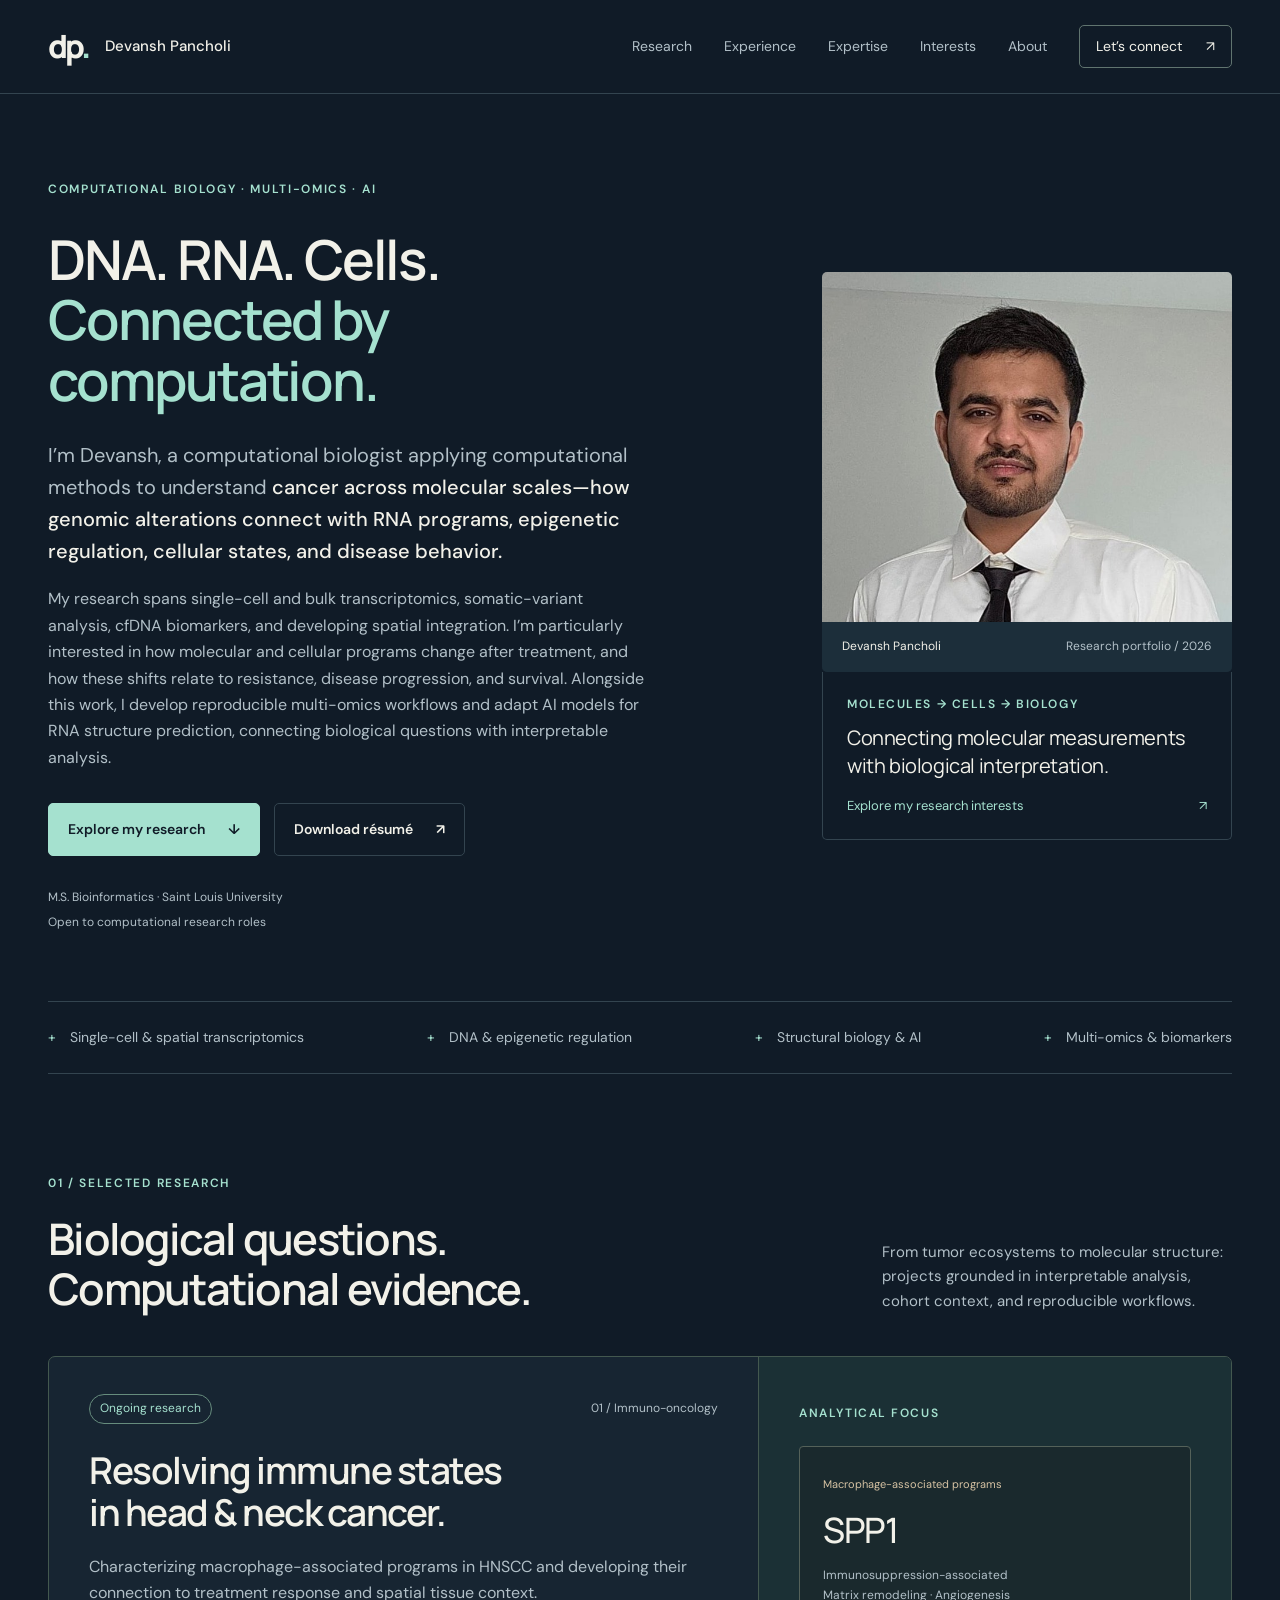
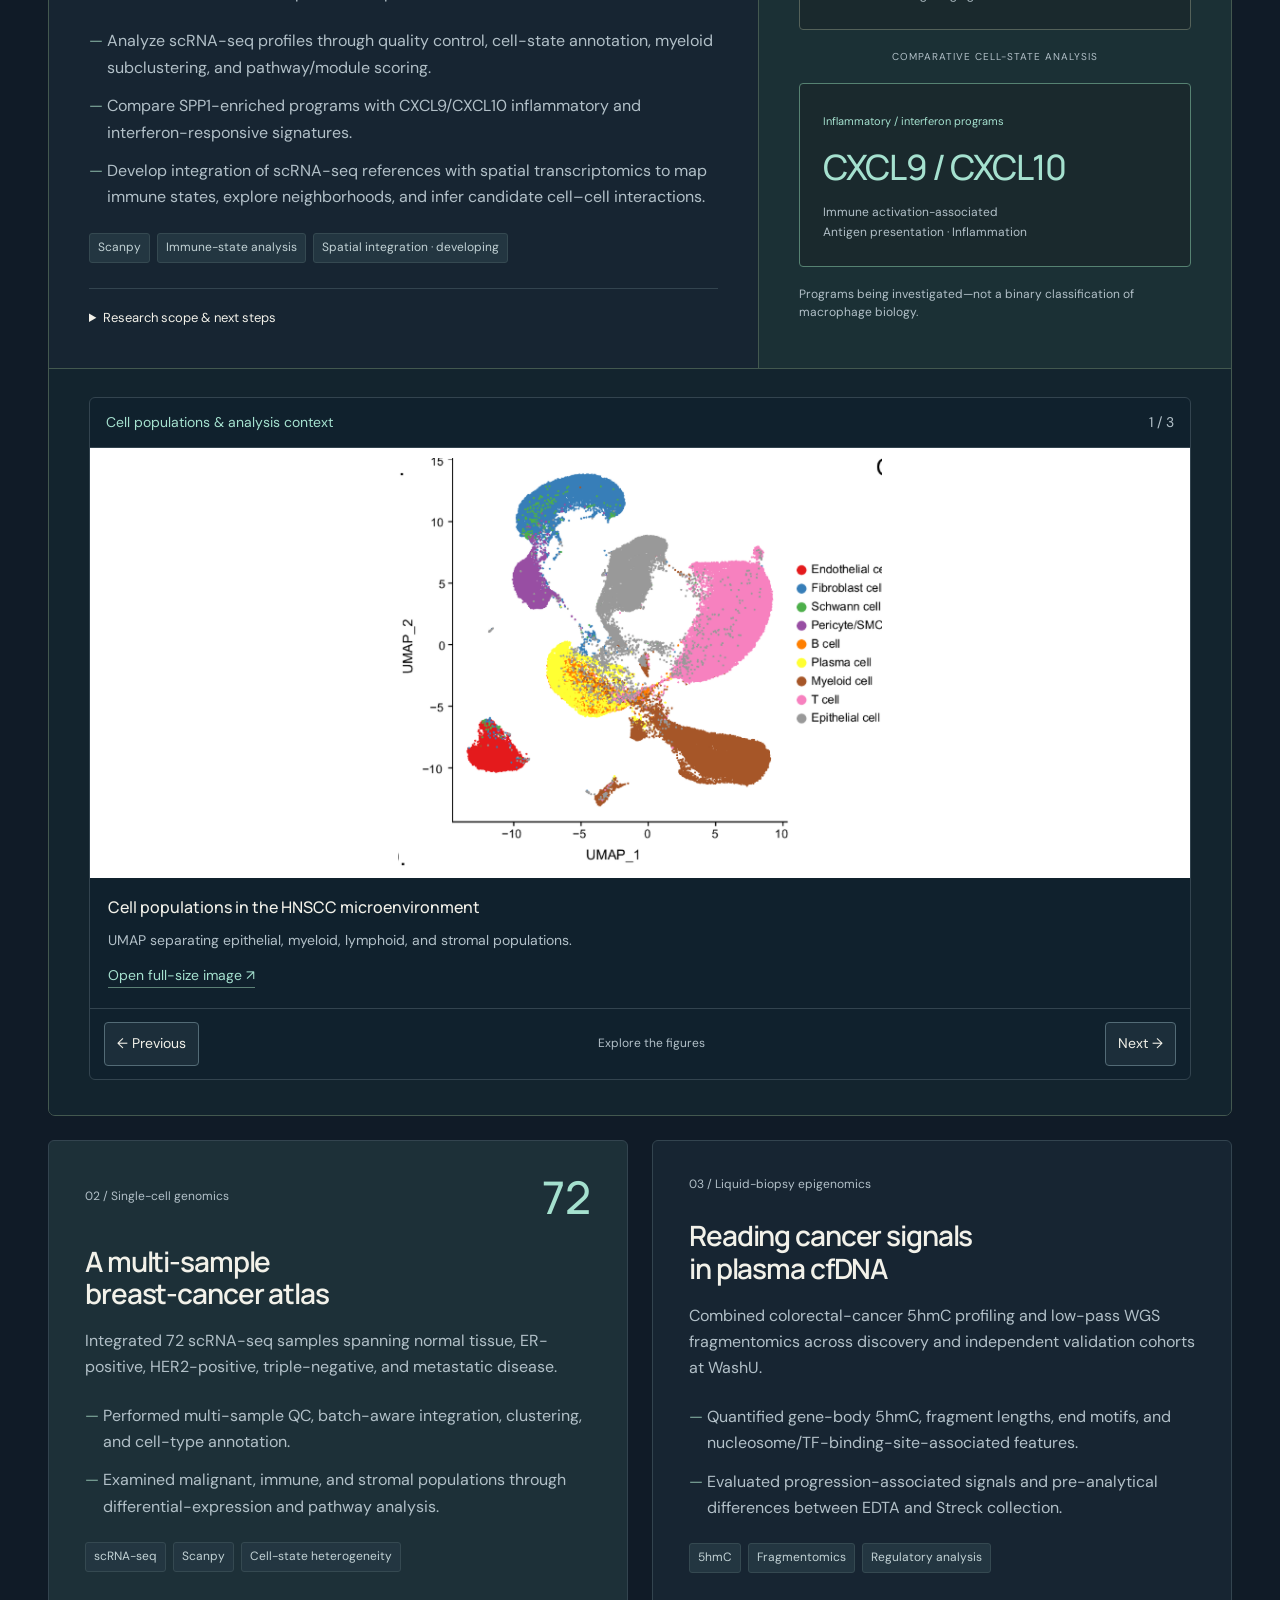
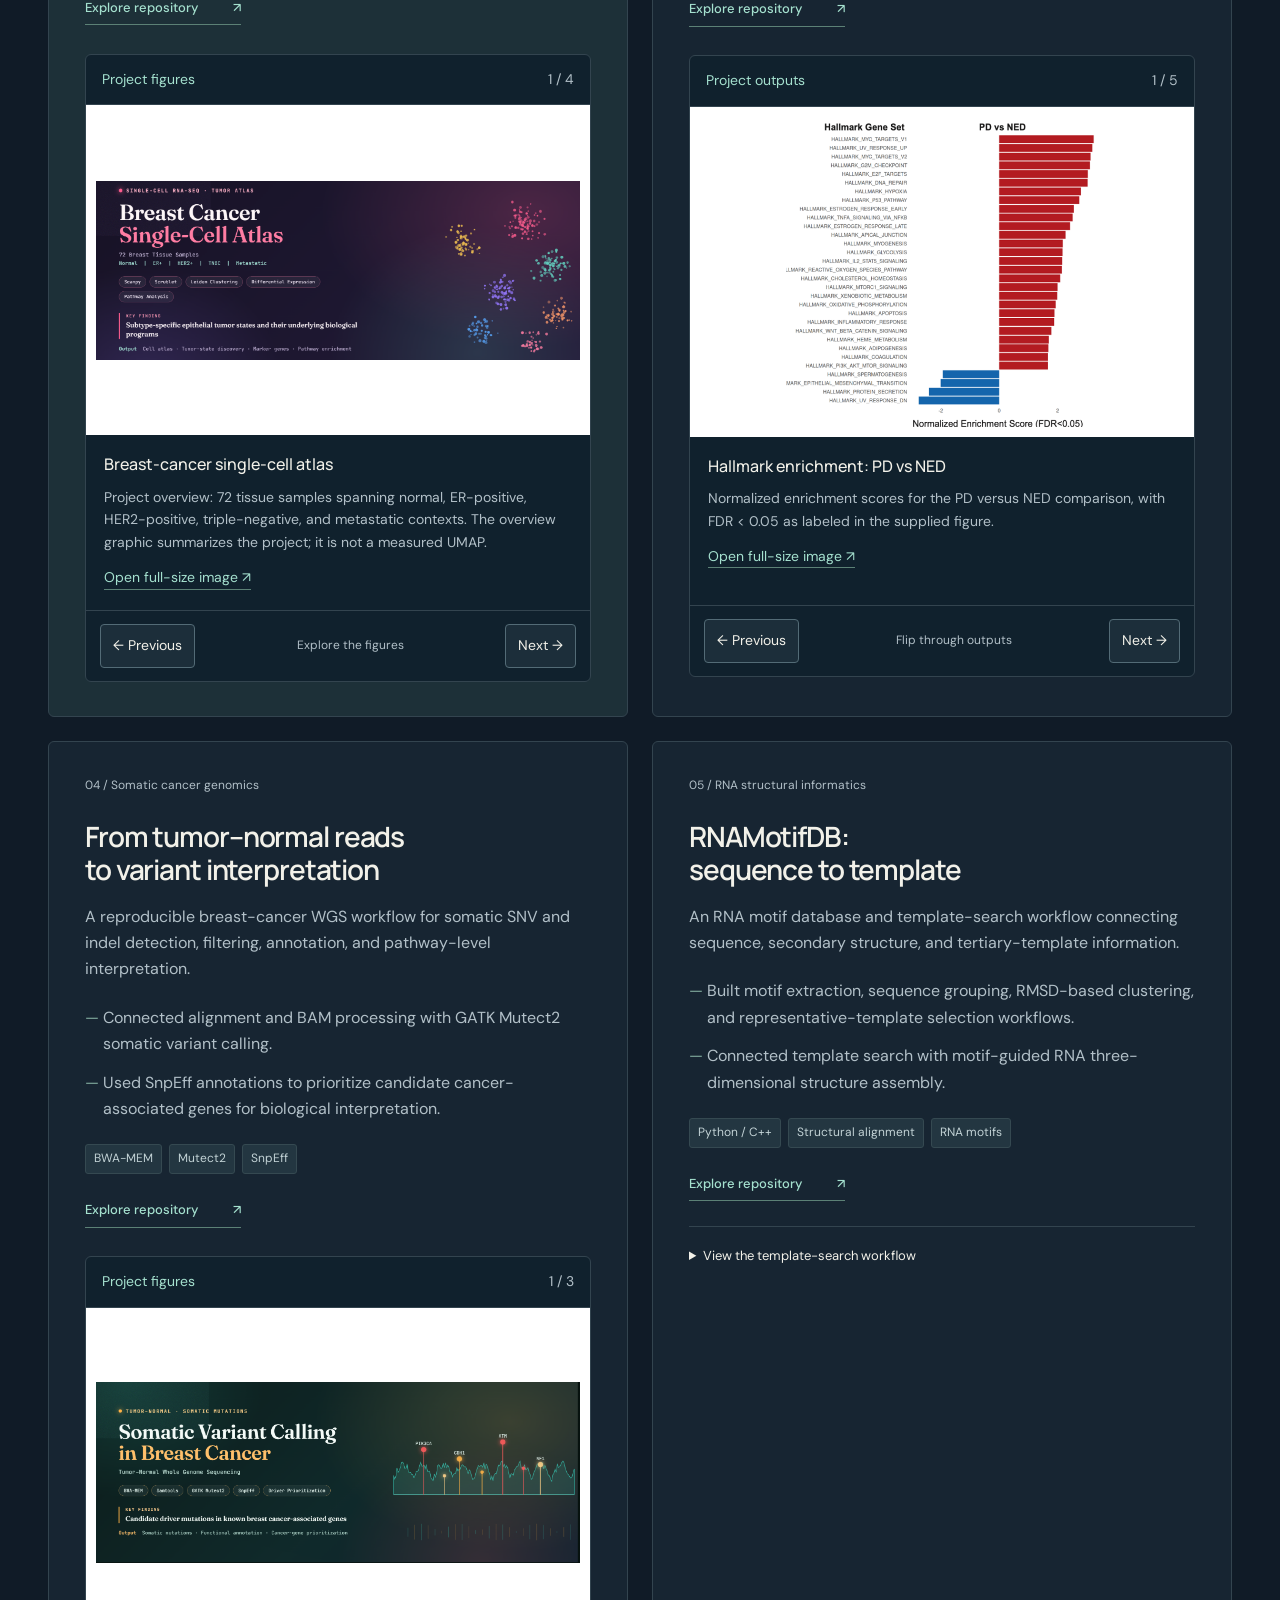
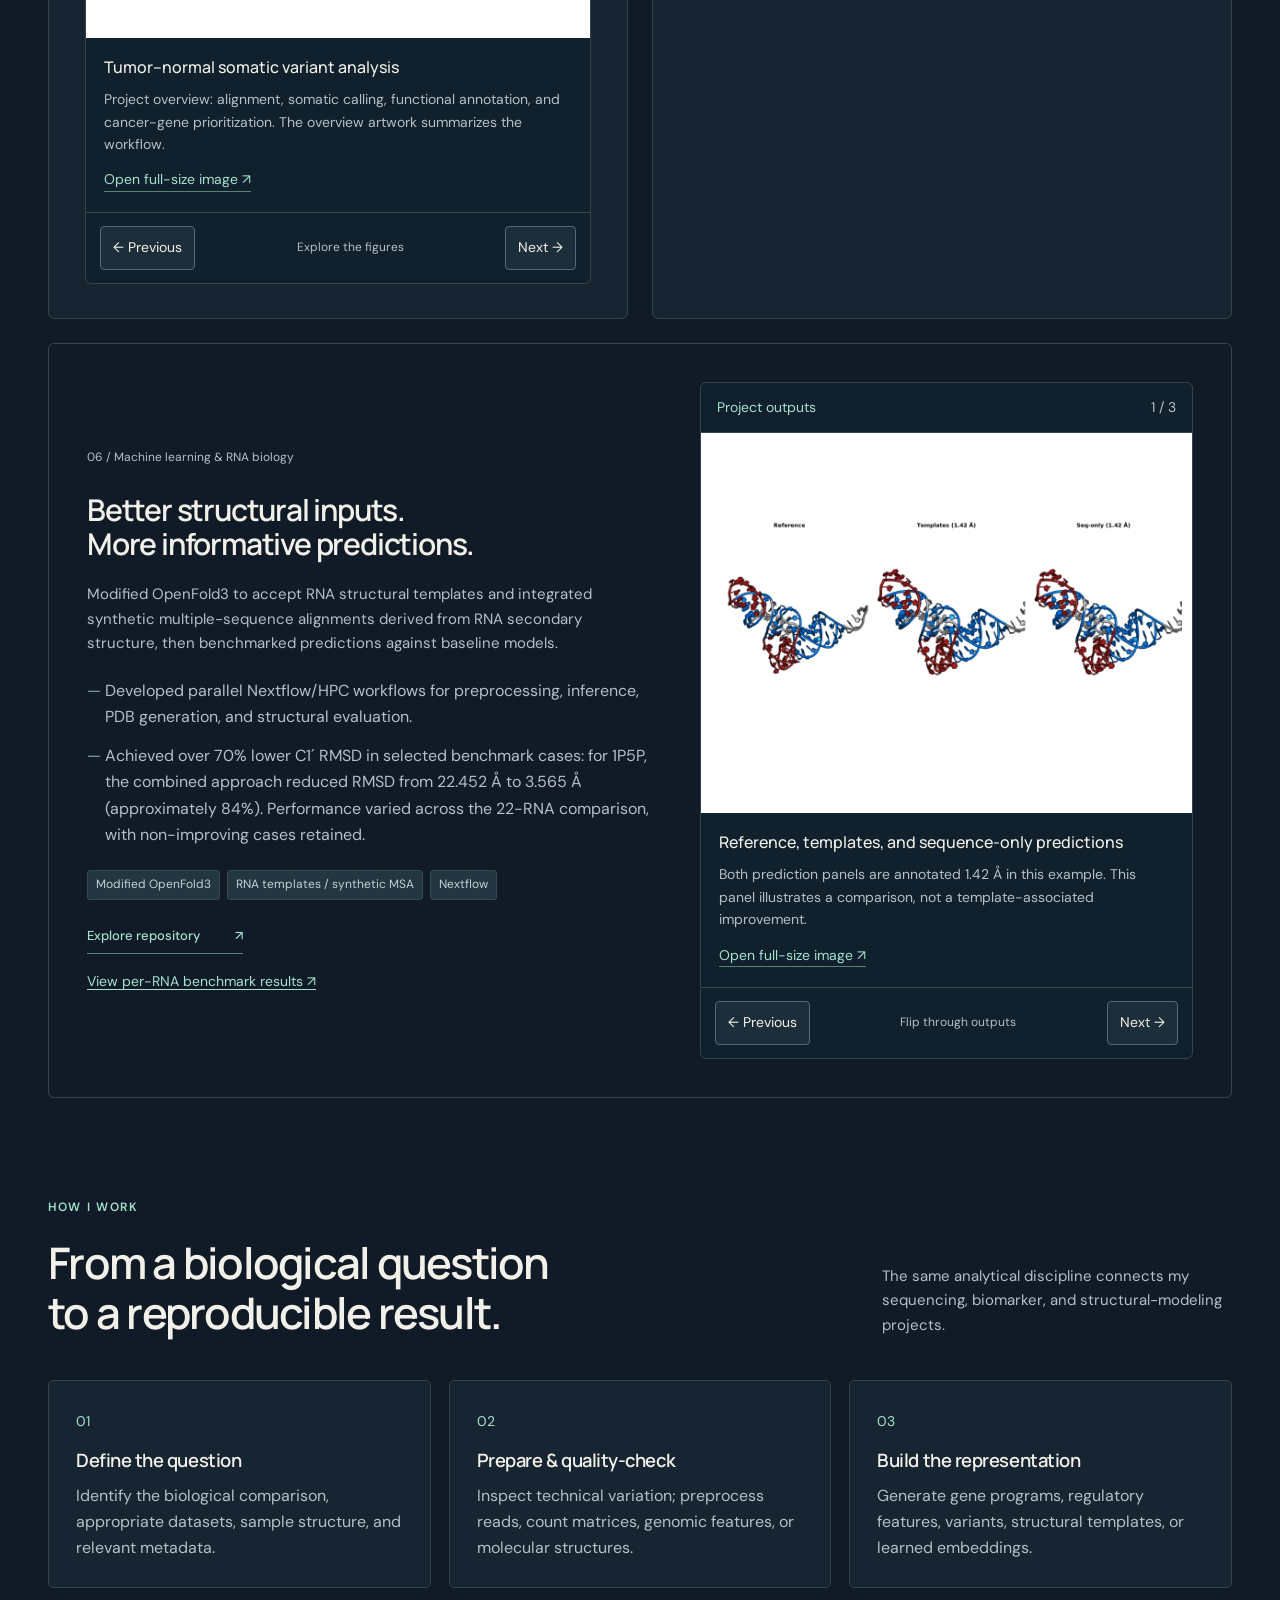
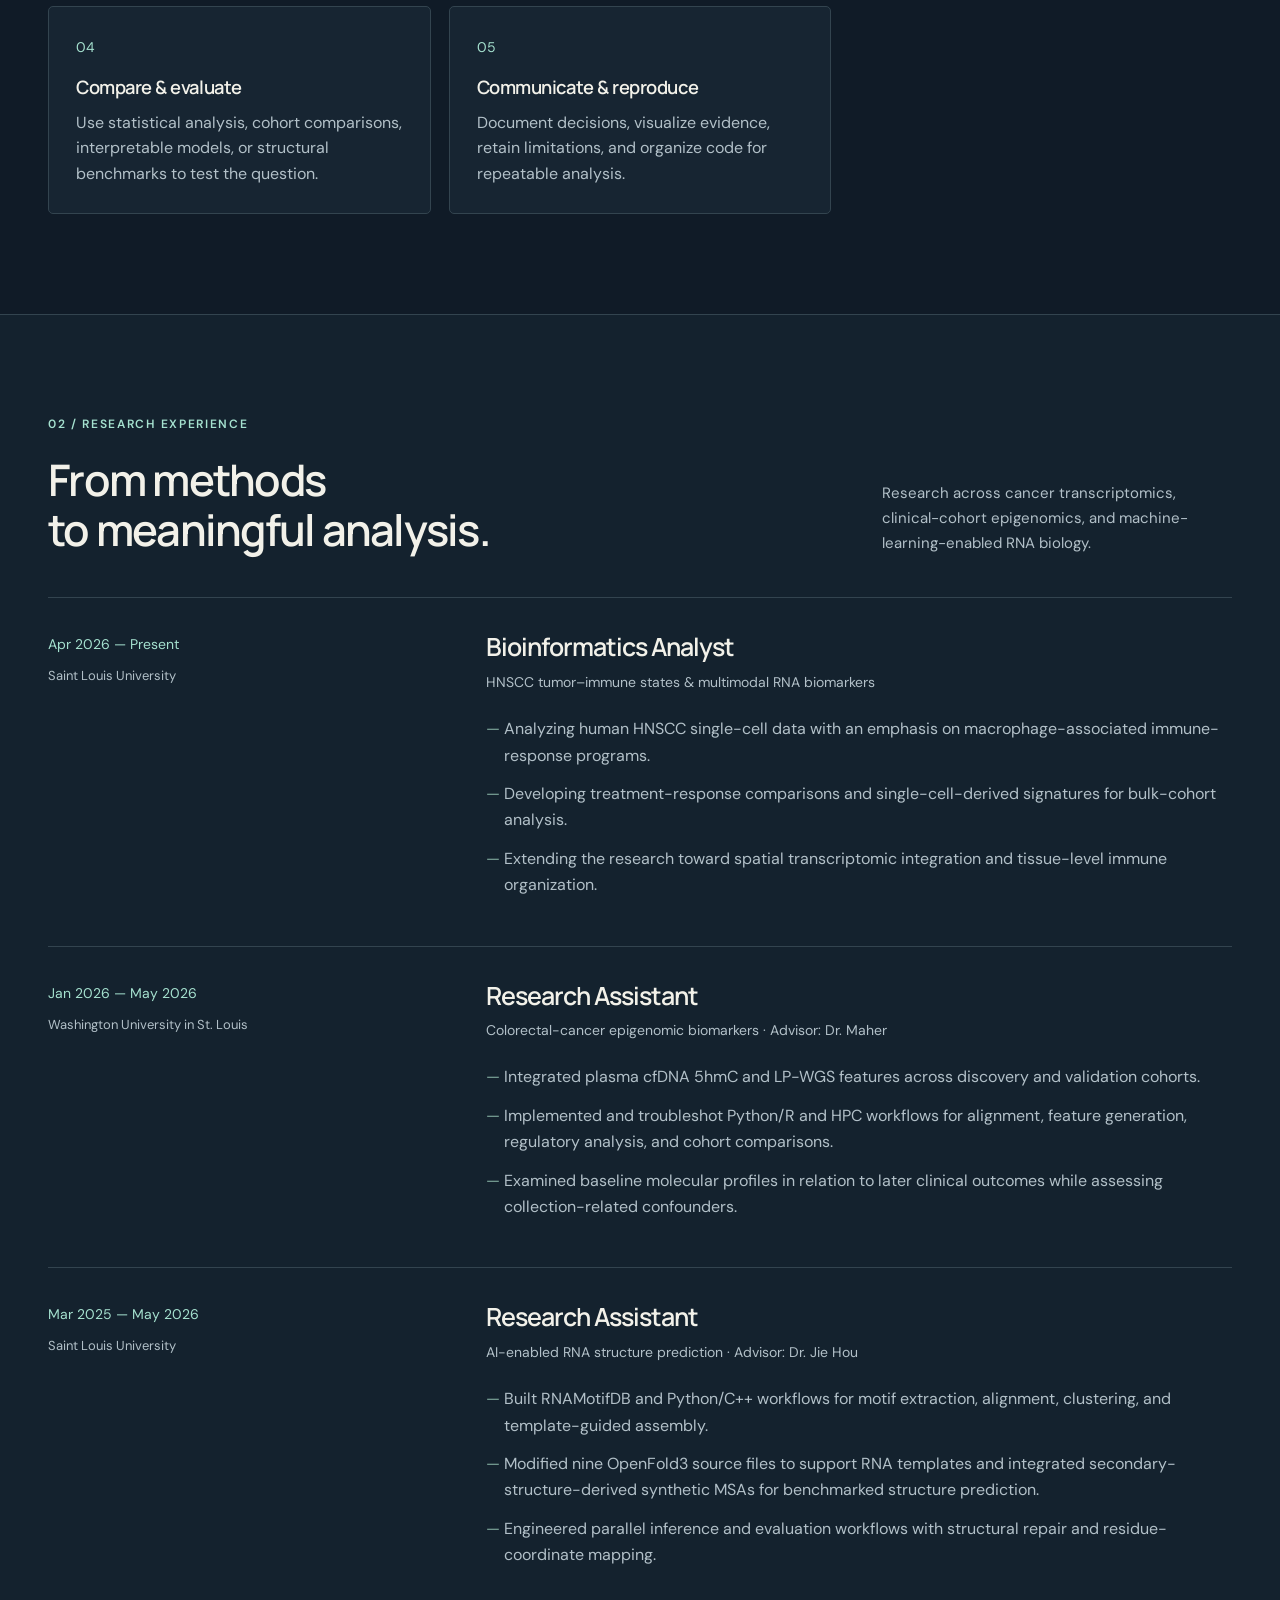
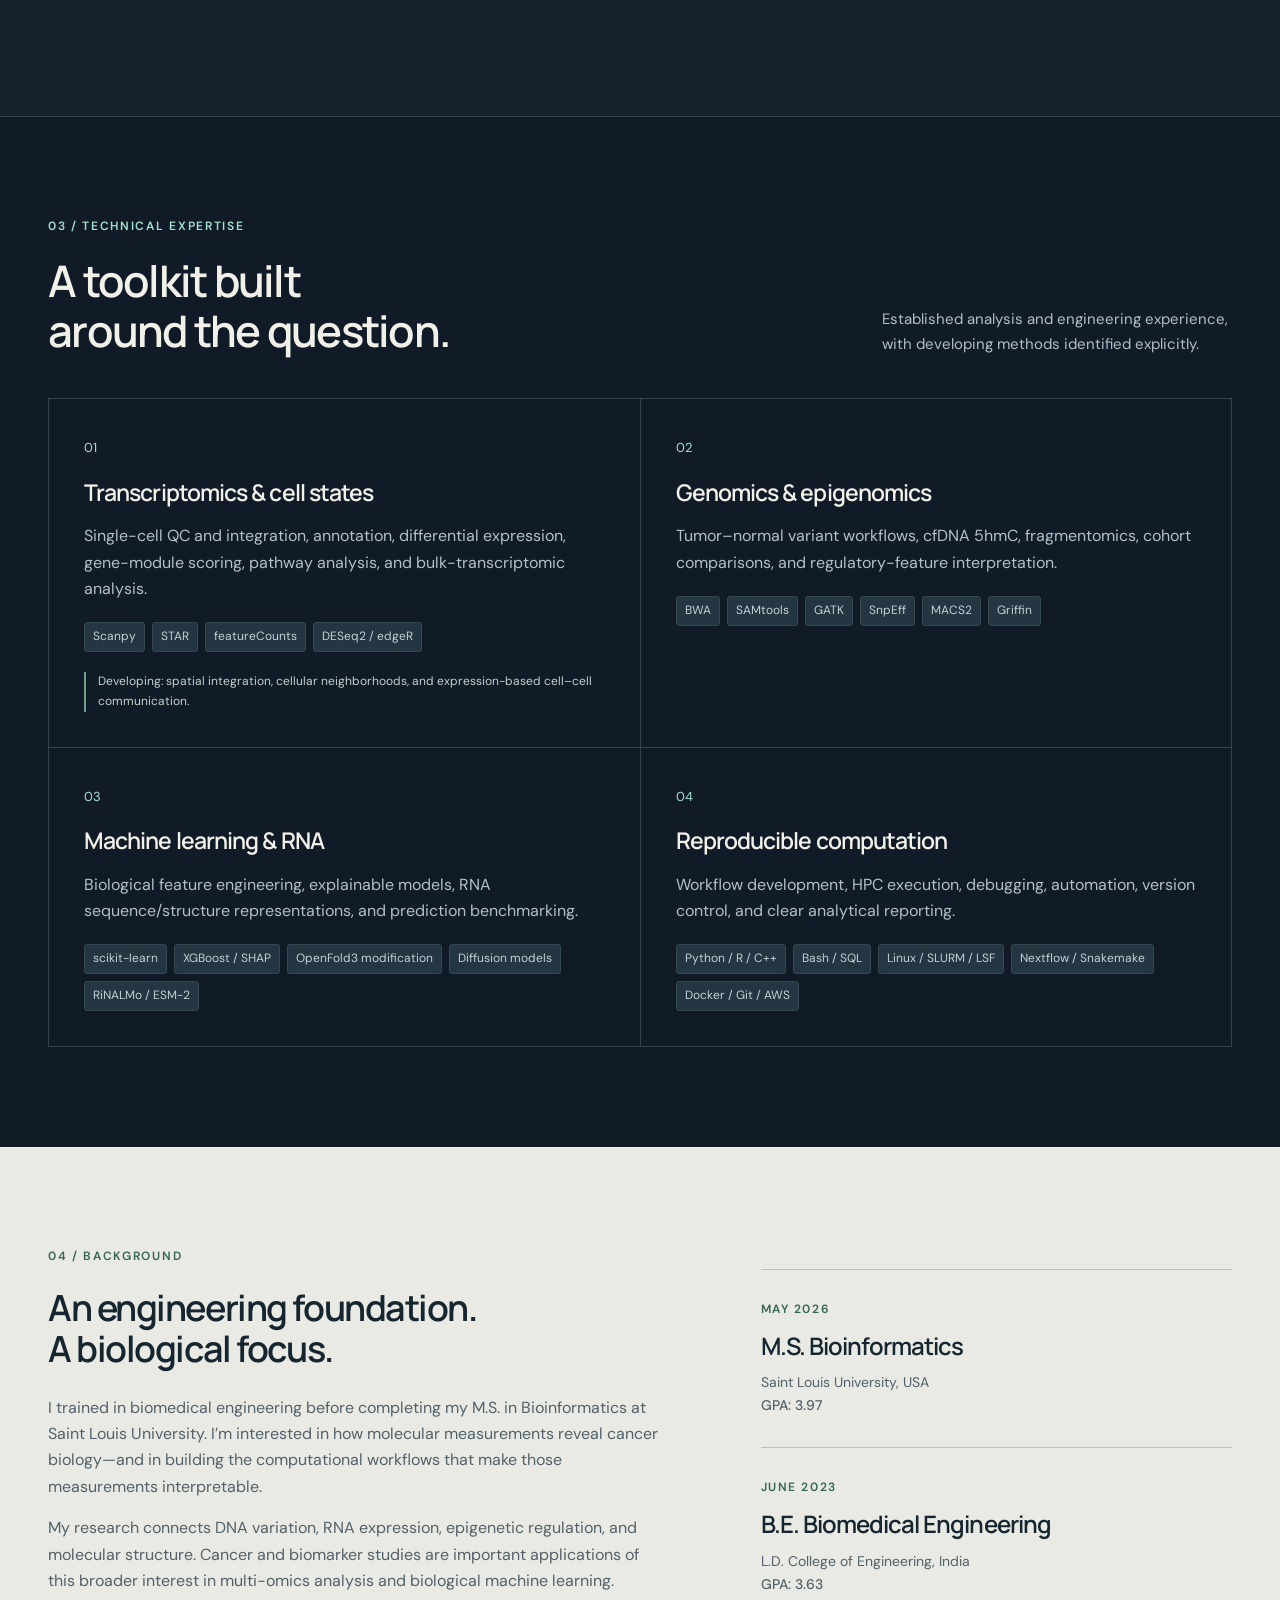
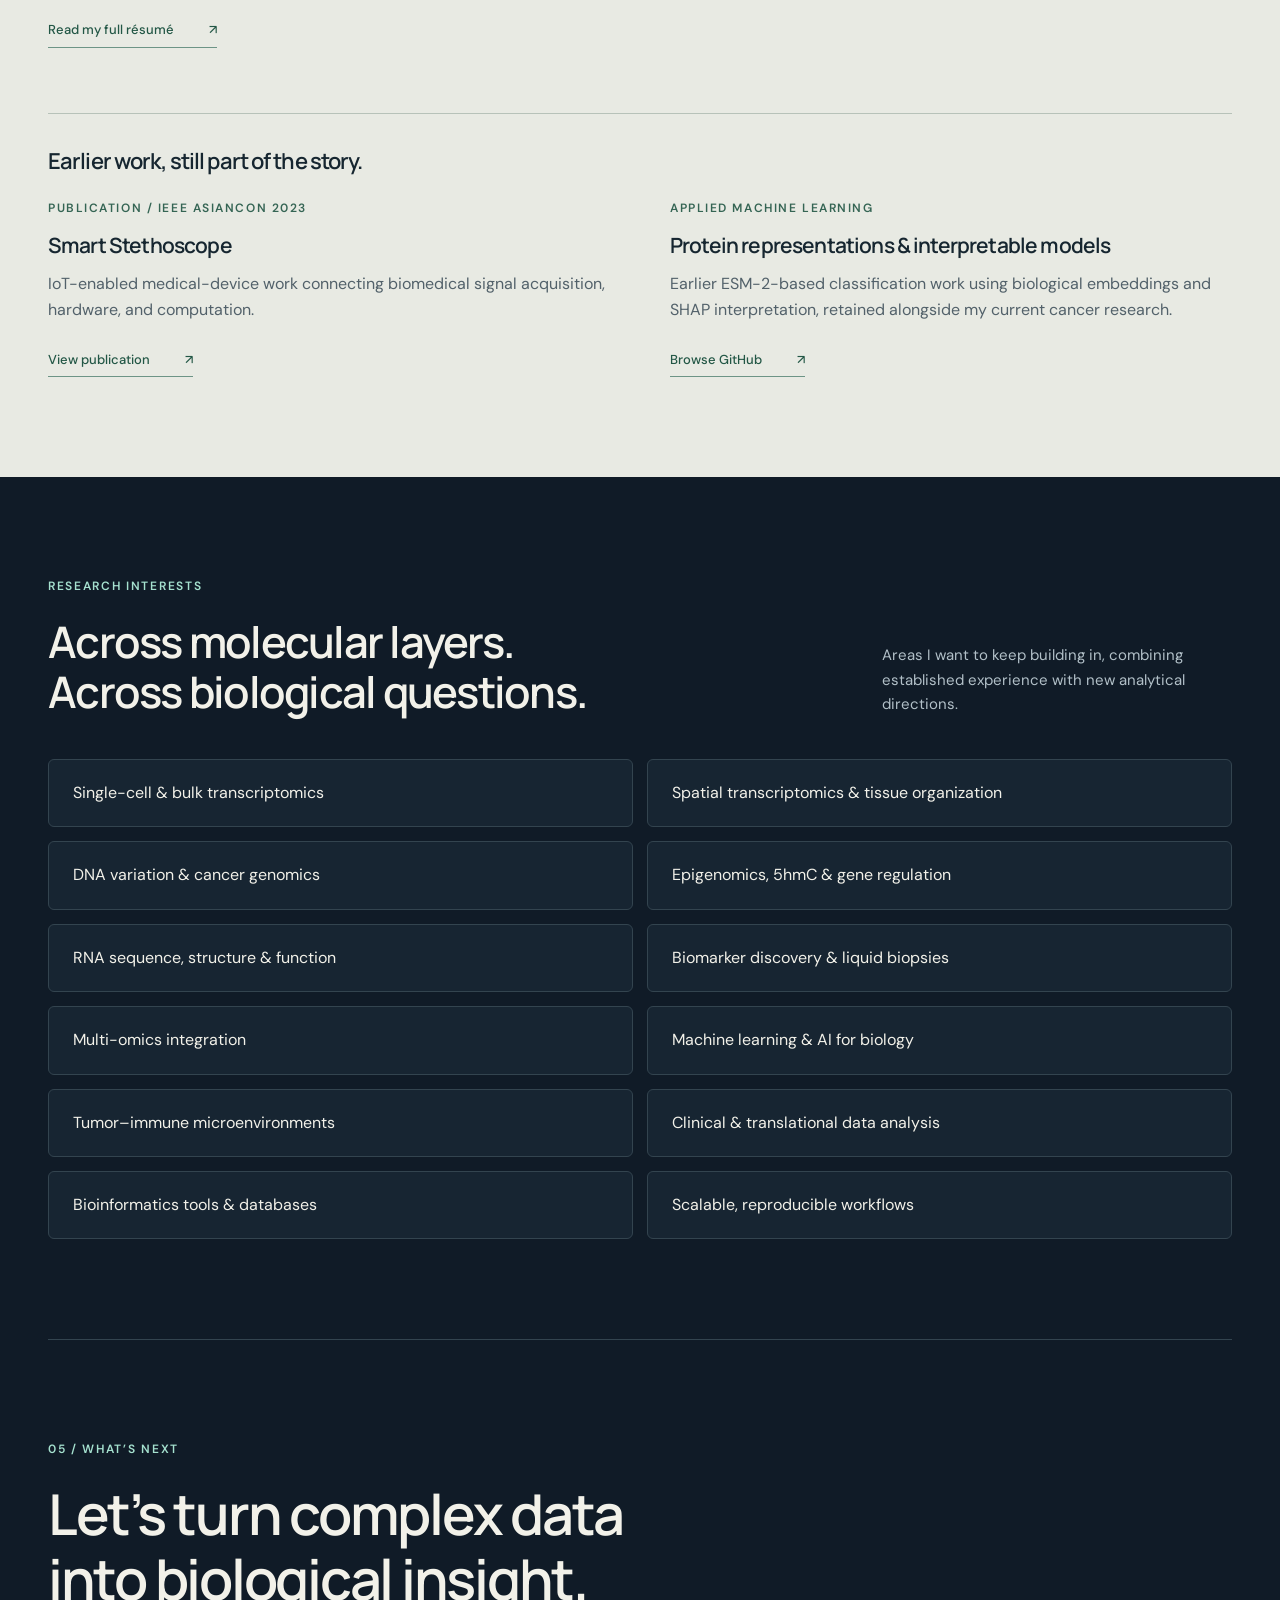
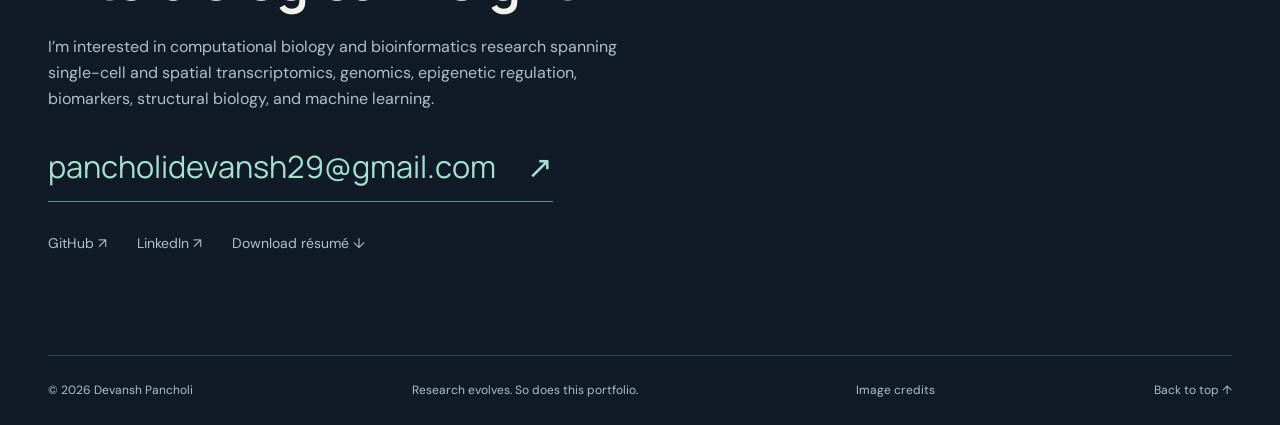
<file: index.html>
<!doctype html>
<html lang="en">
<head>
  <meta charset="utf-8">
  <meta name="viewport" content="width=device-width, initial-scale=1">
  <title>Devansh Pancholi | Computational Biology, Multi-omics & AI</title>
  <meta name="description" content="Devansh Pancholi, computational biologist working across DNA and RNA analysis, single-cell and spatial transcriptomics, epigenomics, structural biology, biomarkers, and machine learning.">
  <meta name="theme-color" content="#101b27">
  <meta property="og:title" content="Devansh Pancholi — Computational Biology">
  <meta property="og:description" content="Connecting DNA, RNA, epigenetic regulation and molecular structure through multi-omics analysis and biological machine learning.">
  <meta property="og:type" content="website">
  <link rel="icon" href="assets/favicon.svg" type="image/svg+xml">
  <link rel="stylesheet" href="styles.css">
  <script src="script.js" defer></script>
</head>
<body>
<a class="skip" href="#main">Skip to content</a>
<header class="site-header">
  <a class="brand" href="#home" aria-label="Devansh Pancholi, home"><span class="brand-mark">dp<span>.</span></span><span class="brand-name">Devansh Pancholi</span></a>
  <button class="menu-toggle" type="button" aria-expanded="false" aria-controls="navigation">Menu <span aria-hidden="true">+</span></button>
  <nav id="navigation" aria-label="Main navigation"><a href="#research">Research</a><a href="#experience">Experience</a><a href="#expertise">Expertise</a><a href="#interests">Interests</a><a href="#about">About</a><a class="nav-contact" href="#contact">Let’s connect <span aria-hidden="true">↗</span></a></nav>
</header>
<main id="main">
<section class="hero container" id="home" aria-labelledby="hero-title">
  <div class="hero-copy">
    <p class="eyebrow">Computational biology · Multi-omics · AI</p>
    <h1 id="hero-title">DNA. RNA. Cells.<br><em>Connected by computation.</em></h1>
    <p class="hero-intro">I’m Devansh, a computational biologist applying computational methods to understand <strong>cancer across molecular scales—how genomic alterations connect with RNA programs, epigenetic regulation, cellular states, and disease behavior.</strong></p>
    <p class="hero-description">My research spans single-cell and bulk transcriptomics, somatic-variant analysis, cfDNA biomarkers, and developing spatial integration. I’m particularly interested in how molecular and cellular programs change after treatment, and how these shifts relate to resistance, disease progression, and survival. Alongside this work, I develop reproducible multi-omics workflows and adapt AI models for RNA structure prediction, connecting biological questions with interpretable analysis.</p>
    <div class="actions"><a class="button primary" href="#research">Explore my research <span aria-hidden="true">↓</span></a><a class="button secondary" href="assets/Devansh_Pancholi_Resume.pdf" download>Download résumé <span aria-hidden="true">↗</span></a></div>
    <div class="hero-footnote"><span>M.S. Bioinformatics · Saint Louis University</span><span>Open to computational research roles</span></div>
  </div>
  <aside class="hero-aside" aria-label="Profile and research focus">
    <div class="portrait-frame"><img src="assets/devansh_profile.jpg" alt="Devansh Pancholi" width="460" height="510" fetchpriority="high"><div class="portrait-caption"><span>Devansh Pancholi</span><span>Research portfolio / 2026</span></div></div>
    <div class="focus-note"><span class="mono-label">MOLECULES → CELLS → BIOLOGY</span><p>Connecting molecular measurements with biological interpretation.</p><a href="#interests">Explore my research interests <span aria-hidden="true">↗</span></a></div>
  </aside>
</section>
<div class="research-strip container" aria-label="Research areas"><span>Single-cell & spatial transcriptomics</span><span>DNA & epigenetic regulation</span><span>Structural biology & AI</span><span>Multi-omics & biomarkers</span></div>

<section class="section container" id="research" aria-labelledby="research-title">
  <div class="section-heading"><div><p class="eyebrow">01 / Selected research</p><h2 id="research-title">Biological questions.<br>Computational evidence.</h2></div><p>From tumor ecosystems to molecular structure: projects grounded in interpretable analysis, cohort context, and reproducible workflows.</p></div>
  <article class="featured-project" id="hnscc">
    <div class="project-main"><div class="project-meta"><span class="pill">Ongoing research</span><span>01 / Immuno-oncology</span></div><h3>Resolving immune states<br>in head & neck cancer.</h3><p class="project-lead">Characterizing macrophage-associated programs in HNSCC and developing their connection to treatment response and spatial tissue context.</p><ul class="clean-list"><li>Analyze scRNA-seq profiles through quality control, cell-state annotation, myeloid subclustering, and pathway/module scoring.</li><li>Compare SPP1-enriched programs with CXCL9/CXCL10 inflammatory and interferon-responsive signatures.</li><li>Develop integration of scRNA-seq references with spatial transcriptomics to map immune states, explore neighborhoods, and infer candidate cell–cell interactions.</li></ul><div class="tags"><span>Scanpy</span><span>Immune-state analysis</span><span>Spatial integration · developing</span></div><details><summary>Research scope & next steps</summary><p>Ongoing extensions include treatment-versus-control comparisons, human–mouse ortholog mapping, independent-cohort evaluation, and projection into TCGA-HNSC bulk data. Further directions include exRNA detectability and LINCS/Connectivity Map perturbational signatures. These are research analyses and developing directions, not clinically validated biomarkers.</p><p>Cell-type interpretation depends on each dataset’s sampling design; immune-enriched datasets are analyzed as immune references rather than complete tumor ecosystems. Spatial proximity and expression-based communication estimates generate hypotheses, not proof of functional interaction.</p></details></div>
    <div class="project-concept"><span class="mono-label">ANALYTICAL FOCUS</span><div class="state-card"><span>Macrophage-associated programs</span><strong>SPP1</strong><p>Immunosuppression-associated<br>Matrix remodeling · Angiogenesis</p></div><div class="state-divider">Comparative cell-state analysis</div><div class="state-card immune"><span>Inflammatory / interferon programs</span><strong>CXCL9 / CXCL10</strong><p>Immune activation-associated<br>Antigen presentation · Inflammation</p></div><p class="concept-caption">Programs being investigated—not a binary classification of macrophage biology.</p></div>
  <div class="published-gallery compact-context"><section class="project-gallery" data-gallery aria-label="HNSCC cell populations and workflow" aria-roledescription="carousel"><div class="gallery-heading"><span>Cell populations & analysis context</span><span class="gallery-count" aria-live="polite"></span></div><div class="gallery-slides"><figure class="gallery-slide"><div class="gallery-image"><img src="assets/hnscc_cell_umap.png" alt="Cell populations in the HNSCC microenvironment" loading="lazy"></div><figcaption><strong>Cell populations in the HNSCC microenvironment</strong><p>UMAP separating epithelial, myeloid, lymphoid, and stromal populations.</p><a href="assets/hnscc_cell_umap.png" target="_blank" rel="noopener">Open full-size image ↗</a></figcaption></figure><figure class="gallery-slide"><div class="gallery-image"><img src="assets/hnscc_cell_composition.png" alt="Cell composition across study groups" loading="lazy"></div><figcaption><strong>Cell composition across study groups</strong><p>Relative group contributions within each cell lineage.</p><a href="assets/hnscc_cell_composition.png" target="_blank" rel="noopener">Open full-size image ↗</a></figcaption></figure><figure class="gallery-slide"><div class="gallery-image"><img src="assets/hnscc_sequencing_workflow.png" alt="Single-cell sequencing workflow" loading="lazy"></div><figcaption><strong>Single-cell sequencing workflow</strong><p>From isolated immune and non-immune cells to reverse transcription, amplification, and sequencing.</p><a href="assets/hnscc_sequencing_workflow.png" target="_blank" rel="noopener">Open full-size image ↗</a></figcaption></figure></div><div class="gallery-controls" hidden><button type="button" data-direction="-1" aria-label="Previous image in HNSCC cell populations and workflow">← Previous</button><span class="gallery-hint">Explore the figures</span><button type="button" data-direction="1" aria-label="Next image in HNSCC cell populations and workflow">Next →</button></div></section></div></article>

  <div class="project-grid">
    <article class="project-card atlas"><div class="project-meta"><span>02 / Single-cell genomics</span><span class="project-number">72</span></div><h3>A multi-sample<br>breast-cancer atlas</h3><p>Integrated 72 scRNA-seq samples spanning normal tissue, ER-positive, HER2-positive, triple-negative, and metastatic disease.</p><ul class="clean-list"><li>Performed multi-sample QC, batch-aware integration, clustering, and cell-type annotation.</li><li>Examined malignant, immune, and stromal populations through differential-expression and pathway analysis.</li></ul><div class="tags"><span>scRNA-seq</span><span>Scanpy</span><span>Cell-state heterogeneity</span></div><a class="text-link" href="https://github.com/Daark-Devil/SCRNA_Breast_Cancer_Atlas">Explore repository <span aria-hidden="true">↗</span></a><section class="project-gallery" data-gallery aria-label="Breast cancer atlas gallery" aria-roledescription="carousel"><div class="gallery-heading"><span>Project figures</span><span class="gallery-count" aria-live="polite"></span></div><div class="gallery-slides"><figure class="gallery-slide"><div class="gallery-image"><img src="assets/atlas_project_overview.png" alt="Breast-cancer single-cell atlas" loading="lazy"></div><figcaption><strong>Breast-cancer single-cell atlas</strong><p>Project overview: 72 tissue samples spanning normal, ER-positive, HER2-positive, triple-negative, and metastatic contexts. The overview graphic summarizes the project; it is not a measured UMAP.</p><a href="assets/atlas_project_overview.png" target="_blank" rel="noopener">Open full-size image ↗</a></figcaption></figure><figure class="gallery-slide"><div class="gallery-image"><img src="assets/atlas_marker_panel_1.png" alt="Cell-type marker expression — panel 1" loading="lazy"></div><figcaption><strong>Cell-type marker expression — panel 1</strong><p>Marker-expression review across the displayed epithelial, macrophage, fibroblast, and endothelial groups. Dot size represents the fraction of expressing cells; color represents mean expression.</p><a href="assets/atlas_marker_panel_1.png" target="_blank" rel="noopener">Open full-size image ↗</a></figcaption></figure><figure class="gallery-slide"><div class="gallery-image"><img src="assets/atlas_marker_panel_2.png" alt="Cell-type marker expression — panel 2" loading="lazy"></div><figcaption><strong>Cell-type marker expression — panel 2</strong><p>Marker-expression review including T-cell and myeloid programs. Compare canonical markers across groups to assess annotation consistency.</p><a href="assets/atlas_marker_panel_2.png" target="_blank" rel="noopener">Open full-size image ↗</a></figcaption></figure><figure class="gallery-slide"><div class="gallery-image"><img src="assets/atlas_marker_panel_3.png" alt="Cell-type marker expression — panel 3" loading="lazy"></div><figcaption><strong>Cell-type marker expression — panel 3</strong><p>Additional marker-expression panel for reviewing assigned cell labels. Mixed lineage-marker signals warrant follow-up before biological interpretation.</p><a href="assets/atlas_marker_panel_3.png" target="_blank" rel="noopener">Open full-size image ↗</a></figcaption></figure></div><div class="gallery-controls" hidden><button type="button" data-direction="-1" aria-label="Previous image in Breast cancer atlas gallery">← Previous</button><span class="gallery-hint">Explore the figures</span><button type="button" data-direction="1" aria-label="Next image in Breast cancer atlas gallery">Next →</button></div></section></article>
    <article class="project-card"><div class="project-meta"><span>03 / Liquid-biopsy epigenomics</span></div><h3>Reading cancer signals<br>in plasma cfDNA</h3><p>Combined colorectal-cancer 5hmC profiling and low-pass WGS fragmentomics across discovery and independent validation cohorts at WashU.</p><ul class="clean-list"><li>Quantified gene-body 5hmC, fragment lengths, end motifs, and nucleosome/TF-binding-site-associated features.</li><li>Evaluated progression-associated signals and pre-analytical differences between EDTA and Streck collection.</li></ul><div class="tags"><span>5hmC</span><span>Fragmentomics</span><span>Regulatory analysis</span></div><a class="text-link" href="https://github.com/Daark-Devil/Fragmentomics_Biomarker">Explore repository <span aria-hidden="true">↗</span></a><section class="project-gallery" data-gallery aria-label="cfDNA research gallery" aria-roledescription="carousel"><div class="gallery-heading"><span>Project outputs</span><span class="gallery-count" aria-live="polite"></span></div><div class="gallery-slides"><figure class="gallery-slide"><div class="gallery-image"><img src="assets/cfdna_hallmark_pd_ned.png" alt="Hallmark enrichment: PD vs NED" loading="lazy"></div><figcaption><strong>Hallmark enrichment: PD vs NED</strong><p>Normalized enrichment scores for the PD versus NED comparison, with FDR &lt; 0.05 as labeled in the supplied figure.</p><a href="assets/cfdna_hallmark_pd_ned.png" target="_blank" rel="noopener">Open full-size image ↗</a></figcaption></figure><figure class="gallery-slide"><div class="gallery-image"><img src="assets/cfdna_hallmark_crc_non_cancer.png" alt="Hallmark enrichment: CRC vs non-cancer" loading="lazy"></div><figcaption><strong>Hallmark enrichment: CRC vs non-cancer</strong><p>Pathway-level comparison grouped by biological process. The displayed significance threshold is FDR &lt; 0.05.</p><a href="assets/cfdna_hallmark_crc_non_cancer.png" target="_blank" rel="noopener">Open full-size image ↗</a></figcaption></figure><figure class="gallery-slide"><div class="gallery-image"><img src="assets/cfdna_cdx2_coverage.png" alt="Coverage around CDX2 sites" loading="lazy"></div><figcaption><strong>Coverage around CDX2 sites</strong><p>Coverage profiles for CRC (n = 66) and non-cancer (n = 147), as labeled in this figure. These counts apply to this panel’s analysis.</p><a href="assets/cfdna_cdx2_coverage.png" target="_blank" rel="noopener">Open full-size image ↗</a></figcaption></figure><figure class="gallery-slide"><div class="gallery-image"><img src="assets/cfdna_cdx2_tracks.png" alt="CDX2 genomic tracks" loading="lazy"></div><figcaption><strong>CDX2 genomic tracks</strong><p>Supplied locus-level comparison of CRC and non-cancer tracks around CDX2. Track heights should be interpreted with their original scaling.</p><a href="assets/cfdna_cdx2_tracks.png" target="_blank" rel="noopener">Open full-size image ↗</a></figcaption></figure><figure class="gallery-slide"><div class="gallery-image"><img src="assets/frag_short_long_ratio.png" alt="Fragment-length signal" loading="lazy"></div><figcaption><strong>Fragment-length signal</strong><p>Original project figure comparing short-to-long fragment ratios. An exploratory molecular feature, not a clinical diagnostic.</p><a href="assets/frag_short_long_ratio.png" target="_blank" rel="noopener">Open full-size image ↗</a></figcaption></figure></div><div class="gallery-controls" hidden><button type="button" data-direction="-1" aria-label="Previous image in cfDNA research gallery">← Previous</button><span class="gallery-hint">Flip through outputs</span><button type="button" data-direction="1" aria-label="Next image in cfDNA research gallery">Next →</button></div></section></article>
    <article class="project-card"><div class="project-meta"><span>04 / Somatic cancer genomics</span></div><h3>From tumor–normal reads<br>to variant interpretation</h3><p>A reproducible breast-cancer WGS workflow for somatic SNV and indel detection, filtering, annotation, and pathway-level interpretation.</p><ul class="clean-list"><li>Connected alignment and BAM processing with GATK Mutect2 somatic variant calling.</li><li>Used SnpEff annotations to prioritize candidate cancer-associated genes for biological interpretation.</li></ul><div class="tags"><span>BWA-MEM</span><span>Mutect2</span><span>SnpEff</span></div><a class="text-link" href="https://github.com/Daark-Devil/Breast_Cancer_Somatic_Mutation_Analysis">Explore repository <span aria-hidden="true">↗</span></a><section class="project-gallery" data-gallery aria-label="Somatic variant analysis gallery" aria-roledescription="carousel"><div class="gallery-heading"><span>Project figures</span><span class="gallery-count" aria-live="polite"></span></div><div class="gallery-slides"><figure class="gallery-slide"><div class="gallery-image"><img src="assets/variant_project_overview.png" alt="Tumor–normal somatic variant analysis" loading="lazy"></div><figcaption><strong>Tumor–normal somatic variant analysis</strong><p>Project overview: alignment, somatic calling, functional annotation, and cancer-gene prioritization. The overview artwork summarizes the workflow.</p><a href="assets/variant_project_overview.png" target="_blank" rel="noopener">Open full-size image ↗</a></figcaption></figure><figure class="gallery-slide"><div class="gallery-image"><img src="assets/variant_candidate_tlod.png" alt="Prioritized variant candidates — sample 11871" loading="lazy"></div><figcaption><strong>Prioritized variant candidates — sample 11871</strong><p>Candidate variants ranked by tumor log-odds (TLOD), including PIK3CA p.His1047Arg and CDH1 p.Arg335*. “11871” identifies the sample. TLOD measures evidence for a variant, not whether it is a functional driver.</p><a href="assets/variant_candidate_tlod.png" target="_blank" rel="noopener">Open full-size image ↗</a></figcaption></figure><figure class="gallery-slide"><div class="gallery-image"><img src="assets/variant_gene_effect_matrix.png" alt="Cancer-gene variant consequences" loading="lazy"></div><figcaption><strong>Cancer-gene variant consequences</strong><p>Gene-by-effect matrix from the project repository, summarizing annotated consequences across selected cancer-associated genes. <a class="source-link" href="https://github.com/Daark-Devil/Breast_Cancer_Somatic_Mutation_Analysis/blob/HEAD/main_figures/11871_cancer_gene_effect_matrix.png">View repository figure</a>.</p><a href="assets/variant_gene_effect_matrix.png" target="_blank" rel="noopener">Open full-size image ↗</a></figcaption></figure></div><div class="gallery-controls" hidden><button type="button" data-direction="-1" aria-label="Previous image in Somatic variant analysis gallery">← Previous</button><span class="gallery-hint">Explore the figures</span><button type="button" data-direction="1" aria-label="Next image in Somatic variant analysis gallery">Next →</button></div></section></article>
    <article class="project-card"><div class="project-meta"><span>05 / RNA structural informatics</span></div><h3>RNAMotifDB:<br>sequence to template</h3><p>An RNA motif database and template-search workflow connecting sequence, secondary structure, and tertiary-template information.</p><ul class="clean-list"><li>Built motif extraction, sequence grouping, RMSD-based clustering, and representative-template selection workflows.</li><li>Connected template search with motif-guided RNA three-dimensional structure assembly.</li></ul><div class="tags"><span>Python / C++</span><span>Structural alignment</span><span>RNA motifs</span></div><a class="text-link" href="https://github.com/Daark-Devil/RNAMotifDB">Explore repository <span aria-hidden="true">↗</span></a><details><summary>View the template-search workflow</summary><figure><img src="assets/rnamotifdb_template_search.svg" alt="RNAMotifDB template-search example showing motif decomposition and structural template matches" loading="lazy" width="900" height="600"><figcaption>Original RNAMotifDB project illustration: motif decomposition and template search.</figcaption></figure></details></article>
  </div>
  <article class="rna-project"><div><div class="project-meta"><span>06 / Machine learning & RNA biology</span></div><h3>Better structural inputs.<br>More informative predictions.</h3><p>Modified OpenFold3 to accept RNA structural templates and integrated synthetic multiple-sequence alignments derived from RNA secondary structure, then benchmarked predictions against baseline models.</p><ul class="clean-list"><li>Developed parallel Nextflow/HPC workflows for preprocessing, inference, PDB generation, and structural evaluation.</li><li>Achieved over 70% lower C1′ RMSD in selected benchmark cases: for 1P5P, the combined approach reduced RMSD from 22.452 Å to 3.565 Å (approximately 84%). Performance varied across the 22-RNA comparison, with non-improving cases retained.</li></ul><div class="tags"><span>Modified OpenFold3</span><span>RNA templates / synthetic MSA</span><span>Nextflow</span></div><a class="text-link" href="https://github.com/Daark-Devil/RNA-Structure-AI">Explore repository <span aria-hidden="true">↗</span></a><p class="benchmark-note"><a href="https://github.com/Daark-Devil/RNA-Structure-AI/blob/HEAD/models/openfold3/results/Csvs/4cond_results.tsv">View per-RNA benchmark results ↗</a></p></div><section class="project-gallery" data-gallery aria-label="RNA structure research gallery" aria-roledescription="carousel"><div class="gallery-heading"><span>Project outputs</span><span class="gallery-count" aria-live="polite"></span></div><div class="gallery-slides"><figure class="gallery-slide"><div class="gallery-image"><img src="assets/rna_template_sequence_comparison.png" alt="Reference, templates, and sequence-only predictions" loading="lazy"></div><figcaption><strong>Reference, templates, and sequence-only predictions</strong><p>Both prediction panels are annotated 1.42 Å in this example. This panel illustrates a comparison, not a template-associated improvement.</p><a href="assets/rna_template_sequence_comparison.png" target="_blank" rel="noopener">Open full-size image ↗</a></figcaption></figure><figure class="gallery-slide"><div class="gallery-image"><img src="assets/rna_structure_overlay.png" alt="RNA structural overlay" loading="lazy"></div><figcaption><strong>RNA structural overlay</strong><p>A supplied structural rendering for qualitative comparison of RNA conformations. No additional accuracy score is inferred from the image.</p><a href="assets/rna_structure_overlay.png" target="_blank" rel="noopener">Open full-size image ↗</a></figcaption></figure><figure class="gallery-slide"><div class="gallery-image"><img src="assets/1E7K_msa_improvement.png" alt="1E7K: baseline and synthetic-MSA comparison" loading="lazy"></div><figcaption><strong>1E7K: baseline and synthetic-MSA comparison</strong><p>Individual example retained from the original portfolio. This figure is separate from the aggregate benchmark summary in the project description.</p><a href="assets/1E7K_msa_improvement.png" target="_blank" rel="noopener">Open full-size image ↗</a></figcaption></figure></div><div class="gallery-controls" hidden><button type="button" data-direction="-1" aria-label="Previous image in RNA structure research gallery">← Previous</button><span class="gallery-hint">Flip through outputs</span><button type="button" data-direction="1" aria-label="Next image in RNA structure research gallery">Next →</button></div></section></article>
</section>

<section class="section container workflow-section" id="workflow" aria-labelledby="workflow-title"><div class="section-heading"><div><p class="eyebrow">How I work</p><h2 id="workflow-title">From a biological question<br>to a reproducible result.</h2></div><p>The same analytical discipline connects my sequencing, biomarker, and structural-modeling projects.</p></div><ol class="workflow-grid"><li><span>01</span><h3>Define the question</h3><p>Identify the biological comparison, appropriate datasets, sample structure, and relevant metadata.</p></li><li><span>02</span><h3>Prepare & quality-check</h3><p>Inspect technical variation; preprocess reads, count matrices, genomic features, or molecular structures.</p></li><li><span>03</span><h3>Build the representation</h3><p>Generate gene programs, regulatory features, variants, structural templates, or learned embeddings.</p></li><li><span>04</span><h3>Compare & evaluate</h3><p>Use statistical analysis, cohort comparisons, interpretable models, or structural benchmarks to test the question.</p></li><li><span>05</span><h3>Communicate & reproduce</h3><p>Document decisions, visualize evidence, retain limitations, and organize code for repeatable analysis.</p></li></ol></section>
<section class="section experience-section" id="experience" aria-labelledby="experience-title"><div class="container"><div class="section-heading"><div><p class="eyebrow">02 / Research experience</p><h2 id="experience-title">From methods<br>to meaningful analysis.</h2></div><p>Research across cancer transcriptomics, clinical-cohort epigenomics, and machine-learning-enabled RNA biology.</p></div>
<div class="timeline">
  <article class="experience-row"><div class="experience-date">Apr 2026 — Present<span>Saint Louis University</span></div><div><h3>Bioinformatics Analyst</h3><p class="role-focus">HNSCC tumor–immune states & multimodal RNA biomarkers</p><ul class="clean-list"><li>Analyzing human HNSCC single-cell data with an emphasis on macrophage-associated immune-response programs.</li><li>Developing treatment-response comparisons and single-cell-derived signatures for bulk-cohort analysis.</li><li>Extending the research toward spatial transcriptomic integration and tissue-level immune organization.</li></ul></div></article>
  <article class="experience-row"><div class="experience-date">Jan 2026 — May 2026<span>Washington University in St. Louis</span></div><div><h3>Research Assistant</h3><p class="role-focus">Colorectal-cancer epigenomic biomarkers · Advisor: Dr. Maher</p><ul class="clean-list"><li>Integrated plasma cfDNA 5hmC and LP-WGS features across discovery and validation cohorts.</li><li>Implemented and troubleshot Python/R and HPC workflows for alignment, feature generation, regulatory analysis, and cohort comparisons.</li><li>Examined baseline molecular profiles in relation to later clinical outcomes while assessing collection-related confounders.</li></ul></div></article>
  <article class="experience-row"><div class="experience-date">Mar 2025 — May 2026<span>Saint Louis University</span></div><div><h3>Research Assistant</h3><p class="role-focus">AI-enabled RNA structure prediction · Advisor: Dr. Jie Hou</p><ul class="clean-list"><li>Built RNAMotifDB and Python/C++ workflows for motif extraction, alignment, clustering, and template-guided assembly.</li><li>Modified nine OpenFold3 source files to support RNA templates and integrated secondary-structure-derived synthetic MSAs for benchmarked structure prediction.</li><li>Engineered parallel inference and evaluation workflows with structural repair and residue-coordinate mapping.</li></ul></div></article>
</div></div></section>

<section class="section container" id="expertise" aria-labelledby="expertise-title"><div class="section-heading"><div><p class="eyebrow">03 / Technical expertise</p><h2 id="expertise-title">A toolkit built<br>around the question.</h2></div><p>Established analysis and engineering experience, with developing methods identified explicitly.</p></div>
<div class="skill-grid"><article><span class="skill-index">01</span><h3>Transcriptomics & cell states</h3><p>Single-cell QC and integration, annotation, differential expression, gene-module scoring, pathway analysis, and bulk-transcriptomic analysis.</p><div class="tags"><span>Scanpy</span><span>STAR</span><span>featureCounts</span><span>DESeq2 / edgeR</span></div><p class="development">Developing: spatial integration, cellular neighborhoods, and expression-based cell–cell communication.</p></article>
<article><span class="skill-index">02</span><h3>Genomics & epigenomics</h3><p>Tumor–normal variant workflows, cfDNA 5hmC, fragmentomics, cohort comparisons, and regulatory-feature interpretation.</p><div class="tags"><span>BWA</span><span>SAMtools</span><span>GATK</span><span>SnpEff</span><span>MACS2</span><span>Griffin</span></div></article>
<article><span class="skill-index">03</span><h3>Machine learning & RNA</h3><p>Biological feature engineering, explainable models, RNA sequence/structure representations, and prediction benchmarking.</p><div class="tags"><span>scikit-learn</span><span>XGBoost / SHAP</span><span>OpenFold3 modification</span><span>Diffusion models</span><span>RiNALMo / ESM-2</span></div></article>
<article><span class="skill-index">04</span><h3>Reproducible computation</h3><p>Workflow development, HPC execution, debugging, automation, version control, and clear analytical reporting.</p><div class="tags"><span>Python / R / C++</span><span>Bash / SQL</span><span>Linux / SLURM / LSF</span><span>Nextflow / Snakemake</span><span>Docker / Git / AWS</span></div></article></div>
</section>

<section class="section about-section" id="about" aria-labelledby="about-title"><div class="container about-grid"><div><p class="eyebrow">04 / Background</p><h2 id="about-title">An engineering foundation.<br>A biological focus.</h2><p class="about-copy">I trained in biomedical engineering before completing my M.S. in Bioinformatics at Saint Louis University. I’m interested in how molecular measurements reveal cancer biology—and in building the computational workflows that make those measurements interpretable.</p><p class="about-copy">My research connects DNA variation, RNA expression, epigenetic regulation, and molecular structure. Cancer and biomarker studies are important applications of this broader interest in multi-omics analysis and biological machine learning.</p><a class="text-link" href="assets/Devansh_Pancholi_Resume.pdf">Read my full résumé <span aria-hidden="true">↗</span></a></div><div class="education"><article><span class="mono-label">MAY 2026</span><h3>M.S. Bioinformatics</h3><p>Saint Louis University, USA</p><p><strong>GPA: 3.97</strong></p></article><article><span class="mono-label">JUNE 2023</span><h3>B.E. Biomedical Engineering</h3><p>L.D. College of Engineering, India</p><p><strong>GPA: 3.63</strong></p></article></div></div>
<div class="container additional-work"><h3>Earlier work, still part of the story.</h3><div class="additional-grid"><article><span class="mono-label">PUBLICATION / IEEE ASIANCON 2023</span><h4>Smart Stethoscope</h4><p>IoT-enabled medical-device work connecting biomedical signal acquisition, hardware, and computation.</p><a class="text-link" href="https://ieeexplore.ieee.org/document/10270283/">View publication <span aria-hidden="true">↗</span></a></article><article><span class="mono-label">APPLIED MACHINE LEARNING</span><h4>Protein representations & interpretable models</h4><p>Earlier ESM-2-based classification work using biological embeddings and SHAP interpretation, retained alongside my current cancer research.</p><a class="text-link" href="https://github.com/Daark-Devil">Browse GitHub <span aria-hidden="true">↗</span></a></article></div></div></section>

<section class="section container interests-section" id="interests" aria-labelledby="interests-title"><div class="section-heading"><div><p class="eyebrow">Research interests</p><h2 id="interests-title">Across molecular layers.<br>Across biological questions.</h2></div><p>Areas I want to keep building in, combining established experience with new analytical directions.</p></div><ul class="interest-grid"><li>Single-cell &amp; bulk transcriptomics</li><li>Spatial transcriptomics &amp; tissue organization</li><li>DNA variation &amp; cancer genomics</li><li>Epigenomics, 5hmC &amp; gene regulation</li><li>RNA sequence, structure &amp; function</li><li>Biomarker discovery &amp; liquid biopsies</li><li>Multi-omics integration</li><li>Machine learning &amp; AI for biology</li><li>Tumor–immune microenvironments</li><li>Clinical &amp; translational data analysis</li><li>Bioinformatics tools &amp; databases</li><li>Scalable, reproducible workflows</li></ul></section>
<section class="contact-section container" id="contact" aria-labelledby="contact-title"><p class="eyebrow">05 / What’s next</p><h2 id="contact-title">Let’s turn complex data<br>into biological insight.</h2><p>I’m interested in computational biology and bioinformatics research spanning single-cell and spatial transcriptomics, genomics, epigenetic regulation, biomarkers, structural biology, and machine learning.</p><a class="contact-email" href="mailto:pancholidevansh29@gmail.com">pancholidevansh29@gmail.com <span aria-hidden="true">↗</span></a><div class="contact-links"><a href="https://github.com/Daark-Devil">GitHub ↗</a><a href="https://www.linkedin.com/in/devansh-pancholi-59560433a/">LinkedIn ↗</a><a href="assets/Devansh_Pancholi_Resume.pdf" download>Download résumé ↓</a></div></section>
</main><footer class="container"><span>© 2026 Devansh Pancholi</span><span>Research evolves. So does this portfolio.</span><a href="image-credits.html">Image credits</a><a href="#home">Back to top ↑</a></footer>
</body></html>
</file>
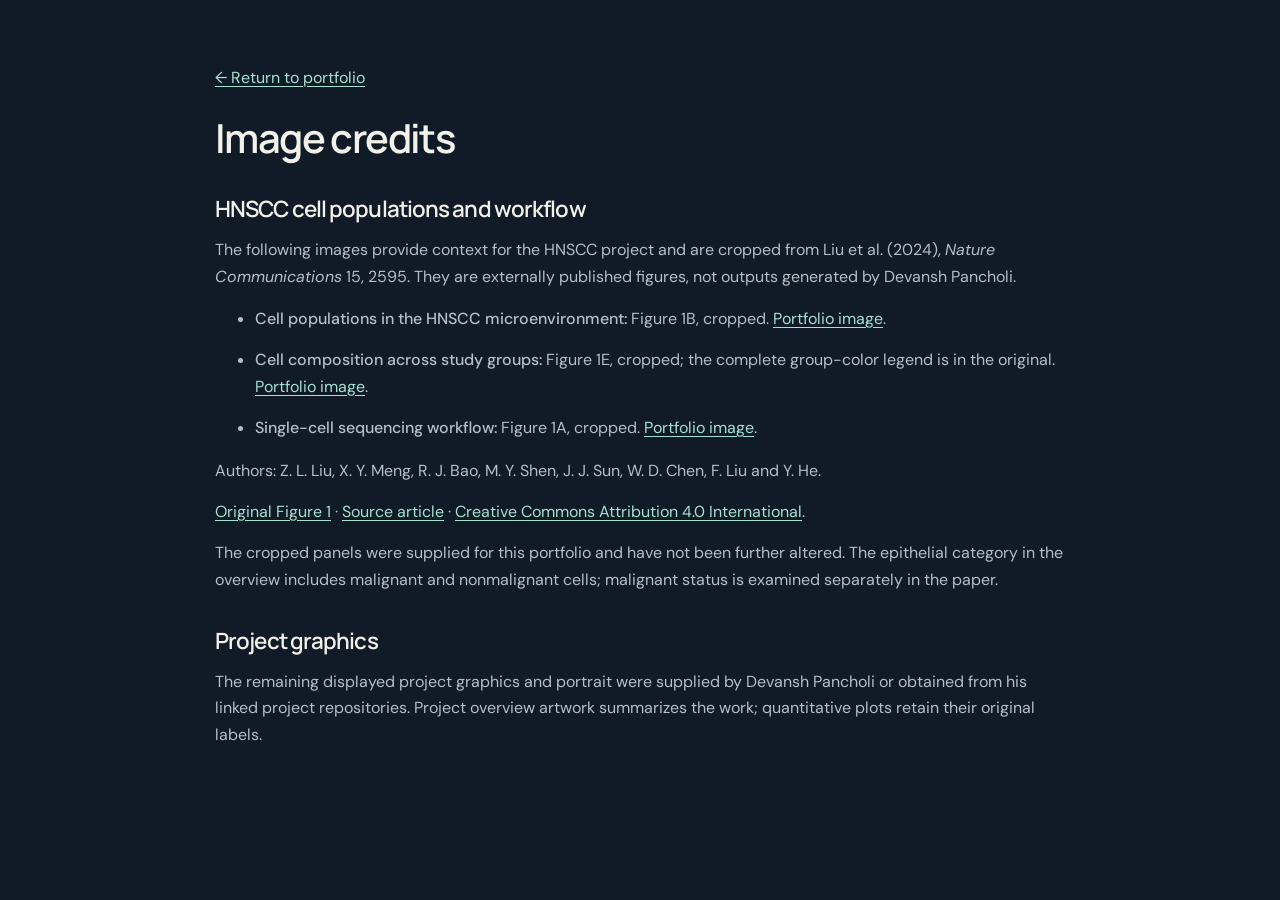
<file: image-credits.html>
<!doctype html>
<html lang="en"><head><meta charset="utf-8"><meta name="viewport" content="width=device-width, initial-scale=1"><title>Image credits | Devansh Pancholi</title><link rel="stylesheet" href="styles.css"><meta name="robots" content="noindex"><style>.credits{max-width:850px;padding-block:65px}.credits h1{font-size:2.5rem;margin:24px 0}.credits h2{font-size:1.4rem;margin:35px 0 15px}.credits p,.credits li{font-size:1rem;margin-bottom:15px}.credits a{text-decoration:underline;text-underline-offset:3px;color:var(--accent)}.credits strong{color:inherit}.credits li{color:var(--muted)}</style></head><body><main class="container credits"><a href="index.html">← Return to portfolio</a><h1>Image credits</h1><h2>HNSCC cell populations and workflow</h2><p>The following images provide context for the HNSCC project and are cropped from Liu et al. (2024), <em>Nature Communications</em> 15, 2595. They are externally published figures, not outputs generated by Devansh Pancholi.</p><ul><li><strong>Cell populations in the HNSCC microenvironment:</strong> Figure 1B, cropped. <a href="assets/hnscc_cell_umap.png">Portfolio image</a>.</li><li><strong>Cell composition across study groups:</strong> Figure 1E, cropped; the complete group-color legend is in the original. <a href="assets/hnscc_cell_composition.png">Portfolio image</a>.</li><li><strong>Single-cell sequencing workflow:</strong> Figure 1A, cropped. <a href="assets/hnscc_sequencing_workflow.png">Portfolio image</a>.</li></ul><p>Authors: Z. L. Liu, X. Y. Meng, R. J. Bao, M. Y. Shen, J. J. Sun, W. D. Chen, F. Liu and Y. He.</p><p><a href="https://www.nature.com/articles/s41467-024-46912-6/figures/1">Original Figure 1</a> · <a href="https://doi.org/10.1038/s41467-024-46912-6">Source article</a> · <a href="https://creativecommons.org/licenses/by/4.0/">Creative Commons Attribution 4.0 International</a>.</p><p>The cropped panels were supplied for this portfolio and have not been further altered. The epithelial category in the overview includes malignant and nonmalignant cells; malignant status is examined separately in the paper.</p><h2>Project graphics</h2><p>The remaining displayed project graphics and portrait were supplied by Devansh Pancholi or obtained from his linked project repositories. Project overview artwork summarizes the work; quantitative plots retain their original labels.</p></main></body></html>
</file>
<file: styles.css>
@import url('https://fonts.googleapis.com/css2?family=DM+Sans:wght@400;500;600;700&family=Manrope:wght@400;500;600;700;800&display=swap');
:root{--bg:#101b27;--surface:#172532;--surface2:#1c2e3a;--ink:#f2f1e9;--muted:#b2c0c8;--accent:#a5e1cf;--line:#33444f;--max:1240px;--heading:'Manrope',system-ui,sans-serif;--body:'DM Sans',system-ui,sans-serif}
*{box-sizing:border-box}html{scroll-behavior:smooth;scroll-padding-top:110px}body{margin:0;background:var(--bg);color:var(--ink);font:400 16px/1.65 var(--body);-webkit-font-smoothing:antialiased}a{color:inherit;text-decoration:none}button{font:inherit}img{display:block;max-width:100%;height:auto}::selection{background:var(--accent);color:var(--bg)}:focus-visible{outline:3px solid var(--accent);outline-offset:6px}h1,h2,h3,h4,p{margin:0}h1,h2,h3,h4{font-family:var(--heading);font-weight:600;line-height:1.15;letter-spacing:-.04em}p{color:var(--muted)}strong{font-weight:500;color:var(--ink)}.container{width:min(var(--max),calc(100% - 96px));margin-inline:auto}.skip{position:fixed;top:-80px;left:20px;padding:12px;background:var(--accent);color:var(--bg);z-index:100}.skip:focus{top:12px}.site-header{min-height:94px;padding:20px 48px;display:flex;align-items:center;justify-content:space-between;gap:30px;border-bottom:1px solid var(--line);background:var(--bg)}.brand{display:flex;align-items:center;gap:17px}.brand-mark{font-family:var(--heading);font-size:32px;font-weight:800;letter-spacing:-3px}.brand-mark span{color:var(--accent)}.brand-name{font-size:15px;font-weight:500}.site-header nav{display:flex;align-items:center;gap:32px;font-size:14px}.site-header nav a{color:var(--muted)}.site-header nav a:hover{color:var(--accent)}.site-header nav .nav-contact{border:1px solid #60746f;border-radius:5px;padding:9px 16px;color:var(--ink)}.nav-contact span{margin-left:20px}.menu-toggle{display:none}.hero{padding-block:86px 68px;display:grid;grid-template-columns:1.5fr 1fr;gap:70px;align-items:center}.eyebrow{color:var(--accent);text-transform:uppercase;letter-spacing:.14em;font-size:12px;font-weight:600;display:flex;align-items:center;gap:10px}.status-dot{width:6px;height:6px;border-radius:50%;background:var(--accent);box-shadow:0 0 0 5px #a5e1cf10}.hero h1{font-size:clamp(42px,4.8vw,68px);line-height:1.1;margin:29px 0}.hero h1 em{font-style:normal;color:var(--accent)}.hero-intro{font-size:20px;line-height:1.6;max-width:600px}.hero-description{margin-top:19px;font-size:16px;max-width:600px}.actions{display:flex;gap:14px;flex-wrap:wrap;margin:32px 0}.button{padding:14px 19px;display:inline-flex;align-items:center;justify-content:center;gap:23px;font-size:14px;font-weight:600;border:1px solid var(--line);border-radius:5px;transition:background .2s,transform .2s}.button:hover{transform:translateY(-2px)}.primary{background:var(--accent);color:var(--bg);border-color:var(--accent)}.primary:hover{background:#c6f1e3}.secondary:hover{background:var(--surface)}.hero-footnote{display:grid;gap:5px;font-size:12px;color:var(--muted)}.hero-aside{max-width:410px;justify-self:end;width:100%;position:relative}.portrait-frame{position:relative;background:var(--surface);border-radius:5px;overflow:hidden}.portrait-frame>img{width:100%;height:350px;object-fit:cover;object-position:center 30%}.portrait-caption{background:var(--surface2);padding:15px 20px;display:flex;justify-content:space-between;gap:12px;font-size:12px}.portrait-caption span:last-child{color:var(--muted)}.focus-note{padding:23px 24px;border:1px solid var(--line);border-top:0;border-radius:0 0 5px 5px}.mono-label{font-size:11px;letter-spacing:.13em;color:var(--accent);font-weight:600;display:block}.focus-note p{font-family:var(--heading);font-size:20px;line-height:1.4;letter-spacing:-.02em;color:var(--ink);margin:9px 0 15px}.focus-note a{font-size:13px;color:var(--accent);display:flex;justify-content:space-between}.research-strip{display:flex;justify-content:space-between;gap:20px;flex-wrap:wrap;padding-block:24px;border-top:1px solid var(--line);border-bottom:1px solid var(--line);font-size:14px;color:var(--muted)}.research-strip span:before{content:'+';color:var(--accent);margin-right:14px}.section{padding-block:100px}.section-heading{display:flex;justify-content:space-between;align-items:flex-end;gap:50px;margin-bottom:42px}.section-heading h2{margin-top:20px;font-size:clamp(34px,3.4vw,46px)}.section-heading>p{max-width:350px;font-size:15px}.featured-project{display:grid;grid-template-columns:1.5fr 1fr;border:1px solid #43584f;background:var(--surface);border-radius:7px;overflow:hidden;margin-bottom:24px}.project-main{padding:37px 40px}.project-meta{display:flex;align-items:center;justify-content:space-between;gap:15px;color:var(--muted);font-size:12px;margin-bottom:25px}.pill{border:1px solid #668c7d;color:var(--accent);padding:4px 10px;border-radius:30px;font-size:11px}.project-main h3{font-size:37px;margin-bottom:20px}.project-lead{font-size:17px}.clean-list{padding:0;list-style:none;margin:22px 0}.clean-list li{position:relative;padding-left:18px;margin-bottom:12px;color:var(--muted);font-size:14px;line-height:1.65}.clean-list li:before{content:'—';position:absolute;left:0;color:#80aa9d}.tags{display:flex;flex-wrap:wrap;gap:7px}.tags span{font-size:11px;color:#c2d2d5;background:#233641;border:1px solid #354951;border-radius:3px;padding:4px 8px}.project-concept{padding:40px;background:#1b3035;display:flex;flex-direction:column;justify-content:center;border-left:1px solid #43584f}.state-card{margin-top:22px;padding:23px;border:1px solid #546159;background:#1a292d;border-radius:4px}.state-card>span{font-size:11px;color:#d6c2a3}.state-card strong{display:block;font-size:35px;font-family:var(--heading);letter-spacing:-.04em;margin:6px 0}.state-card p{font-size:12px}.state-divider{font-size:10px;letter-spacing:.1em;text-transform:uppercase;color:var(--muted);text-align:center;padding-top:19px}.state-card.immune{margin-top:18px;border-color:#568272}.immune>span,.immune strong{color:var(--accent)}.concept-caption{font-size:11px;margin-top:18px;line-height:1.5}.project-grid{display:grid;grid-template-columns:1fr 1fr;gap:24px}.project-card{padding:34px 36px;background:var(--surface);border:1px solid var(--line);border-radius:6px}.project-card h3{font-size:28px;margin-bottom:19px}.project-card>p{font-size:15px}.project-number{font-size:45px;font-family:var(--heading);font-weight:500;line-height:1;color:var(--accent)}.atlas{background:#1d3038}.text-link{display:inline-flex;gap:35px;color:var(--accent);font-size:13px;font-weight:500;padding-block:10px 6px;border-bottom:1px solid #5c8176;margin-top:15px}.text-link:hover{color:#d6fff0;border-color:#d6fff0}details{margin-top:25px;border-top:1px solid var(--line);padding-top:15px;font-size:13px}summary{cursor:pointer;color:var(--ink);padding:3px 0}details p{margin-top:15px}figure{margin:20px 0 0}figure img{width:100%;height:auto;background:white;border-radius:4px}figcaption{font-size:11px;color:var(--muted);line-height:1.5;margin-top:12px}.rna-project{padding:38px;margin-top:24px;border:1px solid var(--line);border-radius:6px;display:grid;grid-template-columns:1.15fr 1fr;gap:45px;align-items:center}.rna-project h3{font-size:30px;margin-bottom:20px}.rna-project p{font-size:15px}.rna-project figure{margin:0}.experience-section{background:#14222e;border-block:1px solid var(--line)}.experience-row{display:grid;grid-template-columns:1fr 2fr;gap:65px;padding:35px 0;border-top:1px solid var(--line)}.experience-date{font-size:14px;color:var(--accent)}.experience-date span{display:block;color:var(--muted);font-size:13px;margin-top:9px;max-width:220px}.experience-row h3{font-size:25px}.role-focus{font-size:14px;margin-top:9px}.experience-row .clean-list{margin-bottom:0}.skill-grid{display:grid;grid-template-columns:1fr 1fr;border-top:1px solid var(--line);border-left:1px solid var(--line)}.skill-grid article{padding:35px;border-right:1px solid var(--line);border-bottom:1px solid var(--line)}.skill-index{color:var(--accent);font-size:13px}.skill-grid h3{font-size:23px;margin:18px 0}.skill-grid p{font-size:14px;margin-bottom:20px}.skill-grid .development{margin:20px 0 0;font-size:12px;color:#c4d1ca;padding-left:12px;border-left:2px solid #709e8d}.about-section{background:#e8eae3;color:#162630}.about-section p{color:#52616a}.about-section .eyebrow,.about-section .mono-label{color:#356554}.about-grid{display:grid;grid-template-columns:1.3fr 1fr;gap:100px}.about-grid h2{font-size:36px;margin:20px 0 25px}.about-copy{font-size:15px;margin-top:15px}.about-section .text-link{color:#235746;border-color:#6d9486}.education article{padding:30px 0;border-top:1px solid #b7c2b9}.education{align-self:center}.education h3{font-size:24px;margin:12px 0}.education p{font-size:14px}.additional-work{margin-top:65px;padding-top:35px;border-top:1px solid #b7c2b9}.additional-work>h3{font-size:22px;margin-bottom:25px}.additional-grid{display:grid;grid-template-columns:1fr 1fr;gap:60px}.additional-grid h4{font-size:21px;margin:14px 0}.additional-grid p{font-size:14px}.contact-section{padding-block:100px}.contact-section h2{font-size:clamp(36px,4.4vw,60px);margin:22px 0}.contact-section>p:not(.eyebrow){max-width:600px}.contact-email{font-family:var(--heading);font-size:clamp(17px,2.4vw,31px);display:inline-block;color:var(--accent);padding-block:28px 9px;border-bottom:1px solid #6c8e82;overflow-wrap:anywhere}.contact-email span{margin-left:25px}.contact-links{display:flex;gap:30px;margin-top:30px;font-size:14px;color:var(--muted)}.contact-links a:hover{color:var(--accent)}footer{padding-block:25px;border-top:1px solid var(--line);display:flex;gap:25px;justify-content:space-between;font-size:11px;color:var(--muted)}
@media(min-width:1600px){.hero{padding-block:100px}.hero h1{font-size:68px}}
@media(max-width:1050px){.container{width:calc(100% - 56px)}.site-header{padding-inline:28px}.brand-name{display:none}.hero{gap:35px}.hero h1{font-size:48px}.hero-intro{font-size:18px}.portrait-frame>img{height:300px}.featured-project{grid-template-columns:1.3fr 1fr}.project-main,.project-concept{padding:28px}.project-main h3{font-size:31px}.project-card{padding:27px}.about-grid{gap:50px}.tags span{font-size:11px}.section-heading{gap:30px}}
@media(max-width:760px){html{scroll-padding-top:25px}.container{width:calc(100% - 40px)}.site-header{padding:13px 20px;min-height:76px;flex-wrap:wrap;gap:0}.brand-name{display:block;font-size:13px}.menu-toggle{display:flex;align-items:center;gap:18px;color:var(--ink);border:1px solid var(--line);background:none;padding:6px 12px;border-radius:4px;font-size:14px}.site-header nav{display:flex;flex-wrap:wrap;width:100%;gap:18px;padding:16px 0 5px;font-size:13px}body.js .site-header nav{display:none}body.js .site-header nav.is-open{display:flex}.site-header nav .nav-contact{padding:5px 10px}.hero{grid-template-columns:1fr;padding-block:50px;gap:35px}.hero h1{font-size:clamp(38px,8vw,57px);margin:24px 0}.eyebrow{font-size:10px}.hero-intro{font-size:18px}.hero-description{font-size:15px}.hero-aside{max-width:none;display:grid;grid-template-columns:.85fr 1fr;align-items:stretch}.portrait-frame>img{height:235px;object-position:center 25%}.portrait-caption{padding:9px 12px;font-size:10px}.portrait-caption span:last-child{display:none}.focus-note{padding:20px;border:1px solid var(--line);border-left:0;display:flex;flex-direction:column;justify-content:center}.focus-note p{font-size:17px}.focus-note a{font-size:11px;gap:7px}.mono-label{font-size:10px}.research-strip{gap:12px 20px;display:grid;grid-template-columns:1fr 1fr;font-size:11px;padding-block:20px}.research-strip span:before{margin-right:8px}.section{padding-block:64px}.section-heading{display:block;margin-bottom:30px}.section-heading h2{font-size:34px}.section-heading>p{margin-top:20px;max-width:540px;font-size:14px}.featured-project{grid-template-columns:1fr}.project-main{padding:25px}.project-main h3{font-size:30px}.project-concept{border-left:0;border-top:1px solid #43584f;padding:25px}.state-card{padding:18px;margin-top:18px}.project-grid{grid-template-columns:1fr;gap:18px}.project-card{padding:26px}.project-card h3{font-size:27px}.rna-project{padding:25px;grid-template-columns:1fr;gap:25px}.rna-project h3{font-size:28px}.experience-row{grid-template-columns:1fr;gap:19px;padding:27px 0}.experience-date span{max-width:none;margin-top:3px}.experience-row h3{font-size:23px}.skill-grid{grid-template-columns:1fr}.skill-grid article{padding:26px}.about-grid{grid-template-columns:1fr;gap:35px}.about-grid h2{font-size:31px}.additional-grid{grid-template-columns:1fr;gap:30px}.additional-work{margin-top:35px}.contact-section{padding-block:65px}.contact-links{gap:20px;font-size:12px}footer{flex-wrap:wrap;gap:12px;font-size:10px}footer span:nth-child(2){display:none}.actions{gap:10px}.button{font-size:12px;padding:13px 14px;gap:15px}}
@media(prefers-reduced-motion:reduce){html{scroll-behavior:auto}*{transition:none!important}}
[hidden]{display:none!important}
.hero h1{font-size:clamp(2.5rem,4.3vw,3.7rem)}
.project-gallery{min-width:0;margin-top:1.8rem;border:1px solid var(--line);border-radius:6px;overflow:hidden;background:#10212d}
.gallery-heading{display:flex;justify-content:space-between;gap:1rem;padding:13px 16px;border-bottom:1px solid var(--line);font-size:.875rem;color:var(--accent)}
.gallery-count{font-variant-numeric:tabular-nums;color:var(--muted);white-space:nowrap}
.gallery-slide{margin:0}.gallery-image{height:330px;background:#fff;display:flex;align-items:center;justify-content:center;padding:10px}.gallery-image img{width:100%;height:100%;object-fit:contain;border-radius:0}
.gallery-slide figcaption{padding:17px 18px 20px;margin:0;min-height:168px;font-size:.875rem;line-height:1.6}
.gallery-slide figcaption>strong{font-family:var(--heading);font-size:1rem;display:block;margin-bottom:8px}
.gallery-slide figcaption p{font-size:.875rem!important;margin:0}.gallery-slide figcaption a{color:var(--accent);display:inline-block;margin-top:13px;border-bottom:1px solid #5c8176;font-size:.875rem}
.gallery-controls{display:flex;align-items:center;justify-content:space-between;gap:12px;padding:13px 14px;border-top:1px solid var(--line)}
.gallery-controls button{cursor:pointer;min-height:44px;padding:8px 12px;border-radius:4px;background:var(--surface2);border:1px solid #536b76;color:var(--ink);font-size:.875rem;white-space:nowrap}
.gallery-controls button:hover{background:#2d4654}.gallery-hint{font-size:.75rem;color:var(--muted);text-align:center}.gallery-ready .gallery-slide:not([hidden]){animation:figure-in .22s ease-out}
@keyframes figure-in{from{opacity:.4;transform:translateX(8px)}to{opacity:1;transform:translateX(0)}}
.rna-project>.project-gallery{margin:0}.rna-project .gallery-image{height:380px}.rna-project .gallery-slide figcaption{min-height:168px}
.published-gallery{grid-column:1/-1;padding:28px 40px 35px;border-top:1px solid #43584f;background:#13242e}.published-gallery>h4{font-size:1.4rem;margin:10px 0}.published-gallery>p{font-size:.875rem;max-width:900px}.published-gallery .project-gallery{max-width:100%;margin-top:20px}.published-gallery .gallery-image{height:580px}.published-gallery .gallery-slide figcaption{min-height:0}.reference-label{display:inline-block;color:#f1cf96;border:1px solid #886e44;border-radius:3px;padding:5px 9px;font-size:.75rem}.source-link{color:var(--accent);text-decoration:underline;text-underline-offset:3px}
.workflow-section{padding-top:0}.workflow-grid{list-style:none;margin:0;padding:0;display:grid;grid-template-columns:repeat(3,1fr);gap:18px}.workflow-grid li{padding:27px;background:var(--surface);border:1px solid var(--line);border-radius:5px}.workflow-grid li>span{color:var(--accent);font-size:.875rem}.workflow-grid h3{font-size:1.15rem;letter-spacing:-.025em;margin:16px 0 12px}.workflow-grid p{font-size:1rem;line-height:1.6}.interest-grid{display:grid;grid-template-columns:1fr 1fr;gap:14px;list-style:none;margin:0;padding:0}.interest-grid li{padding:20px 24px;background:var(--surface);border:1px solid var(--line);border-radius:6px;font-size:1rem}.interests-section{border-bottom:1px solid var(--line)}
.hero-footnote,.eyebrow,.mono-label,.project-meta,.pill,.tags span,.concept-caption,figcaption,footer{font-size:max(.75rem,12px)}
.clean-list li,.project-card>p,.project-lead,.skill-grid p,.about-copy,.additional-grid p{font-size:1rem}
@media(max-width:1050px){.site-header nav{gap:20px}.published-gallery{padding:25px}.gallery-controls{gap:8px}.gallery-hint{display:none}.workflow-grid{grid-template-columns:1fr 1fr}}
@media(max-width:760px){.hero h1{font-size:clamp(2.15rem,7.4vw,3.5rem)}.hero-aside{min-width:0}.hero-aside>*{min-width:0}.focus-note{padding:16px}.research-strip{font-size:.75rem}.gallery-image,.rna-project .gallery-image{height:300px}.gallery-slide figcaption{min-height:0}.project-card{padding:23px}.gallery-heading{font-size:.8125rem}.gallery-controls button{padding:8px 10px}.published-gallery{padding:22px}.published-gallery .gallery-image{height:390px}.workflow-grid,.interest-grid{grid-template-columns:1fr}.workflow-grid li{padding:23px}.interest-grid li{padding:17px 20px}.workflow-section{padding-top:0}.site-header nav{gap:15px}}
@media(prefers-reduced-motion:reduce){.gallery-ready .gallery-slide:not([hidden]){animation:none}}
.figure-credit{display:block;margin-top:12px;font-size:.75rem;color:var(--muted)}
.gallery-slide figcaption .figure-credit a{display:inline;margin:0;font-size:inherit;border:0;text-decoration:underline;text-underline-offset:2px}
.compact-context .project-gallery{margin-top:0}.compact-context .gallery-image{height:430px}
.benchmark-note{margin-top:16px;font-size:.875rem!important}.benchmark-note a{color:var(--accent);text-decoration:underline;text-underline-offset:3px}
.education strong{color:inherit}
@media(max-width:760px){.compact-context .gallery-image{height:320px}}
</file>
